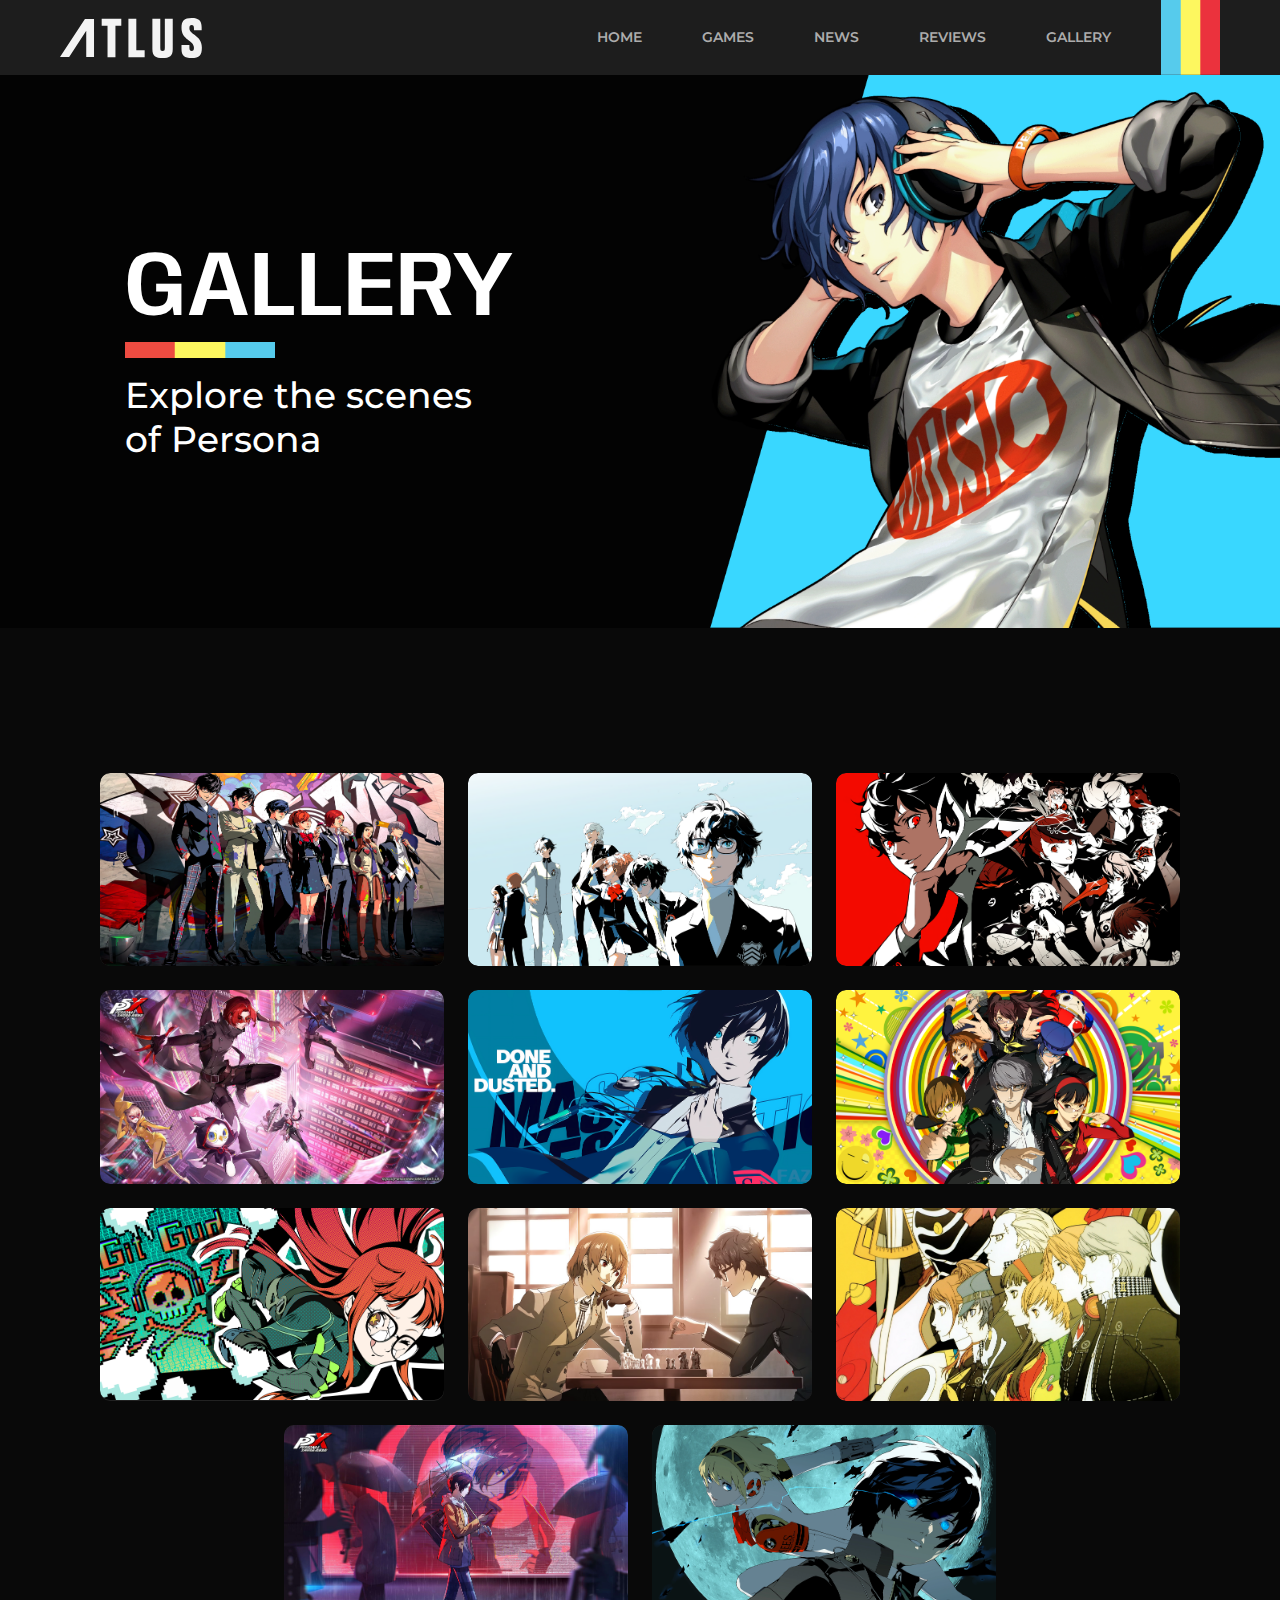
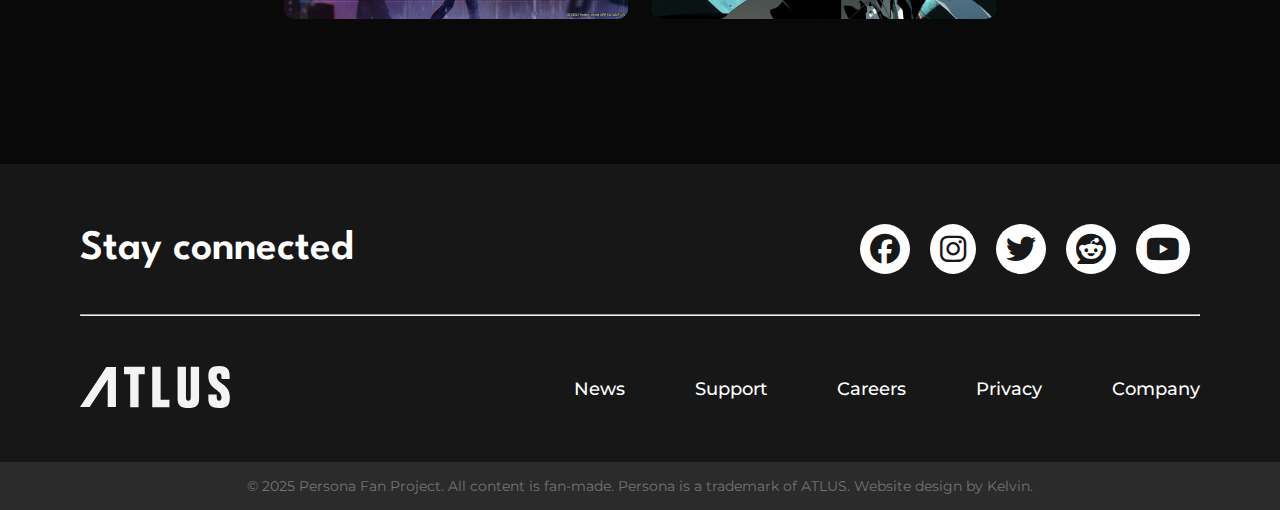
<file: pages/gallery.html>
<!DOCTYPE html>
<html lang="en">
<head>
    <meta charset="UTF-8">
    <meta name="viewport" content="width=device-width, initial-scale=1.0">
    <title>Gallery Page</title>
    <link rel="stylesheet" href="../style.css" type="text/css">
    <link rel="stylesheet" href="https://cdnjs.cloudflare.com/ajax/libs/font-awesome/6.7.2/css/all.min.css">
</head>
<body>
    <div class="container">
        <div class="container">
        <header class="header">

            <div class="header-left">
                <img src="../images/atlus.svg" alt="ATLUS" href="">
            </div>

            <nav class="navbar">
                <ul>
                    <li><a id="home" href="../index.html">HOME</a></li>
                    <li><a id="games" href="games.html">GAMES</a></li>
                    <li><a id="news" href="news.html">NEWS</a></li>
                    <li><a id="reviews" href="reviews.html">REVIEWS</a></li>
                    <li><a id="gallery" href="gallery.html">GALLERY</a></li>
                </ul>
            </nav>

            <div class="header-right">
                <img src="../images/rainbow.png" alt="rainbow">
            </div>

        </header>

        <section class="news-hero-section">
            <div class="hero-bg">
                <div class="heroTitle">
                    <h2>GALLERY</h2>
                    <img src="../images/rainbow-divider.png">
                    <p>Explore the scenes of Persona</p>
                </div>

                <img src="../images/makoto-hero.png" alt="Games Background" class="gallery-heroImage">
            </div>
        </section>

        <section class="gallery">
            <div class="image-list">
                <div class="persona-image">
                    <img src="../images/gallery-1.png">
                </div>

                <div class="persona-image">
                    <img src="../images/gallery-2.png">
                </div>

                <div class="persona-image">
                    <img src="../images/gallery-3.png">
                </div>

                <div class="persona-image">
                    <img src="../images/gallery-4.png">
                </div>

                <div class="persona-image">
                    <img src="../images/gallery-5.png">
                </div>

                <div class="persona-image">
                    <img src="../images/gallery-6.png">
                </div>

                <div class="persona-image">
                    <img src="../images/gallery-7.png">
                </div>

                <div class="persona-image">
                    <img src="../images/gallery-8.png">
                </div>

                <div class="persona-image">
                    <img src="../images/gallery-9.png">
                </div>

                <div class="persona-image">
                    <img src="../images/gallery-10.png">
                </div>

                <div class="persona-image">
                    <img src="../images/gallery-11.png">
                </div>
            </div>
        </section>

        <footer>
            <div class="footerContainer">
                <div class="footerTop">
                    <div class="stayConnected">
                        <p>Stay connected</p>
                    </div>
                    <div class="socials">
                        <a href="https://www.facebook.com/AtlusWest/" target="_blank" id="facebook"><i class="fa-brands fa-facebook"></i></a>
                        <a href="https://www.instagram.com/atlus_west" target="_blank" id="instagram"><i class="fa-brands fa-instagram"></i></a>
                        <a href="https://x.com/Atlus_West" target="_blank" id="twitter"><i class="fa-brands fa-twitter"></i></a>
                        <a href="https://www.reddit.com/r/PERSoNA/" target="_blank" id="reddit"><i class="fa-brands fa-reddit"></i></a>
                        <a href="https://www.youtube.com/atlus" target="_blank" id="youtube"><i class="fa-brands fa-youtube"></i></a>
                    </div>
                </div>

                <hr>

                <div class="footerBottom">
                    <div class="companyName">
                        <img src="../images/atlus.svg">
                    </div>

                    <div class="footerLinks">
                        <ul>
                            <li><a href="pages/news.html">News</a></li>
                            <li><a href="https://atlus.com/contact/" target="_blank">Support</a></li>
                            <li><a href="https://careers.sega.com/" target="_blank">Careers</a></li>
                            <li><a href="https://privacy.sega.com/en/sega-of-america-inc-privacy-policy" target="_blank">Privacy</a></li>
                            <li><a href="https://atlus.com/company/" target="_blank">Company</a></li>
                        </ul>
                    </div>
                </div>

            </div>

            <div class="footer-bar">
                <p>&copy; 2025 Persona Fan Project. All content is fan-made. Persona is a trademark of ATLUS. Website design by Kelvin.</p>
            </div>
        </footer>
    </div>

    <script>
        window.addEventListener('DOMContentLoaded', () => {
            console.log('Fade-in test running');
            const fadeInElements = document.querySelectorAll('.fade-in');
            const observer = new IntersectionObserver(entries => {
                entries.forEach(entry => {
                    if (entry.isIntersecting) {
                        console.log('Element visible:', entry.target);
                        entry.target.classList.add('visible');
                        observer.unobserve(entry.target);
                    }
                });
            });
        fadeInElements.forEach(el => observer.observe(el));
    });
    </script>
</body>
</html>
</file>
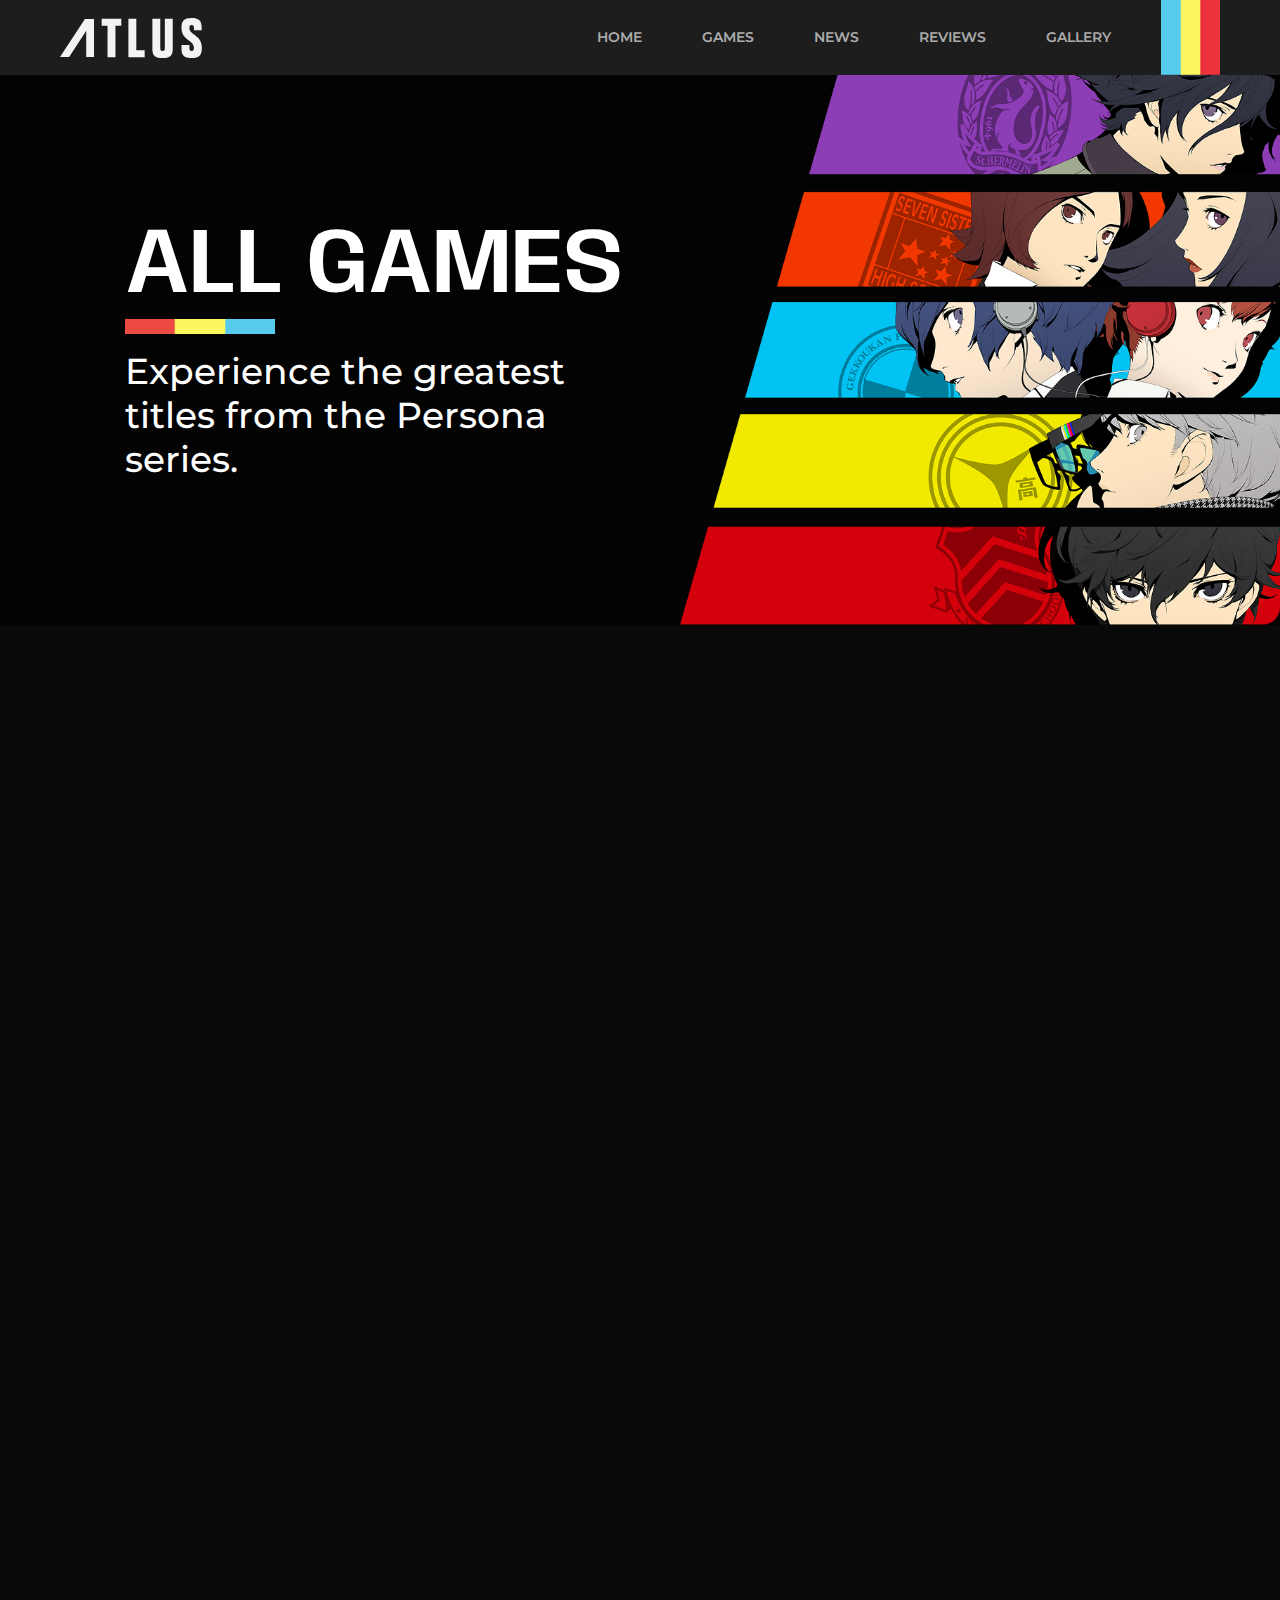
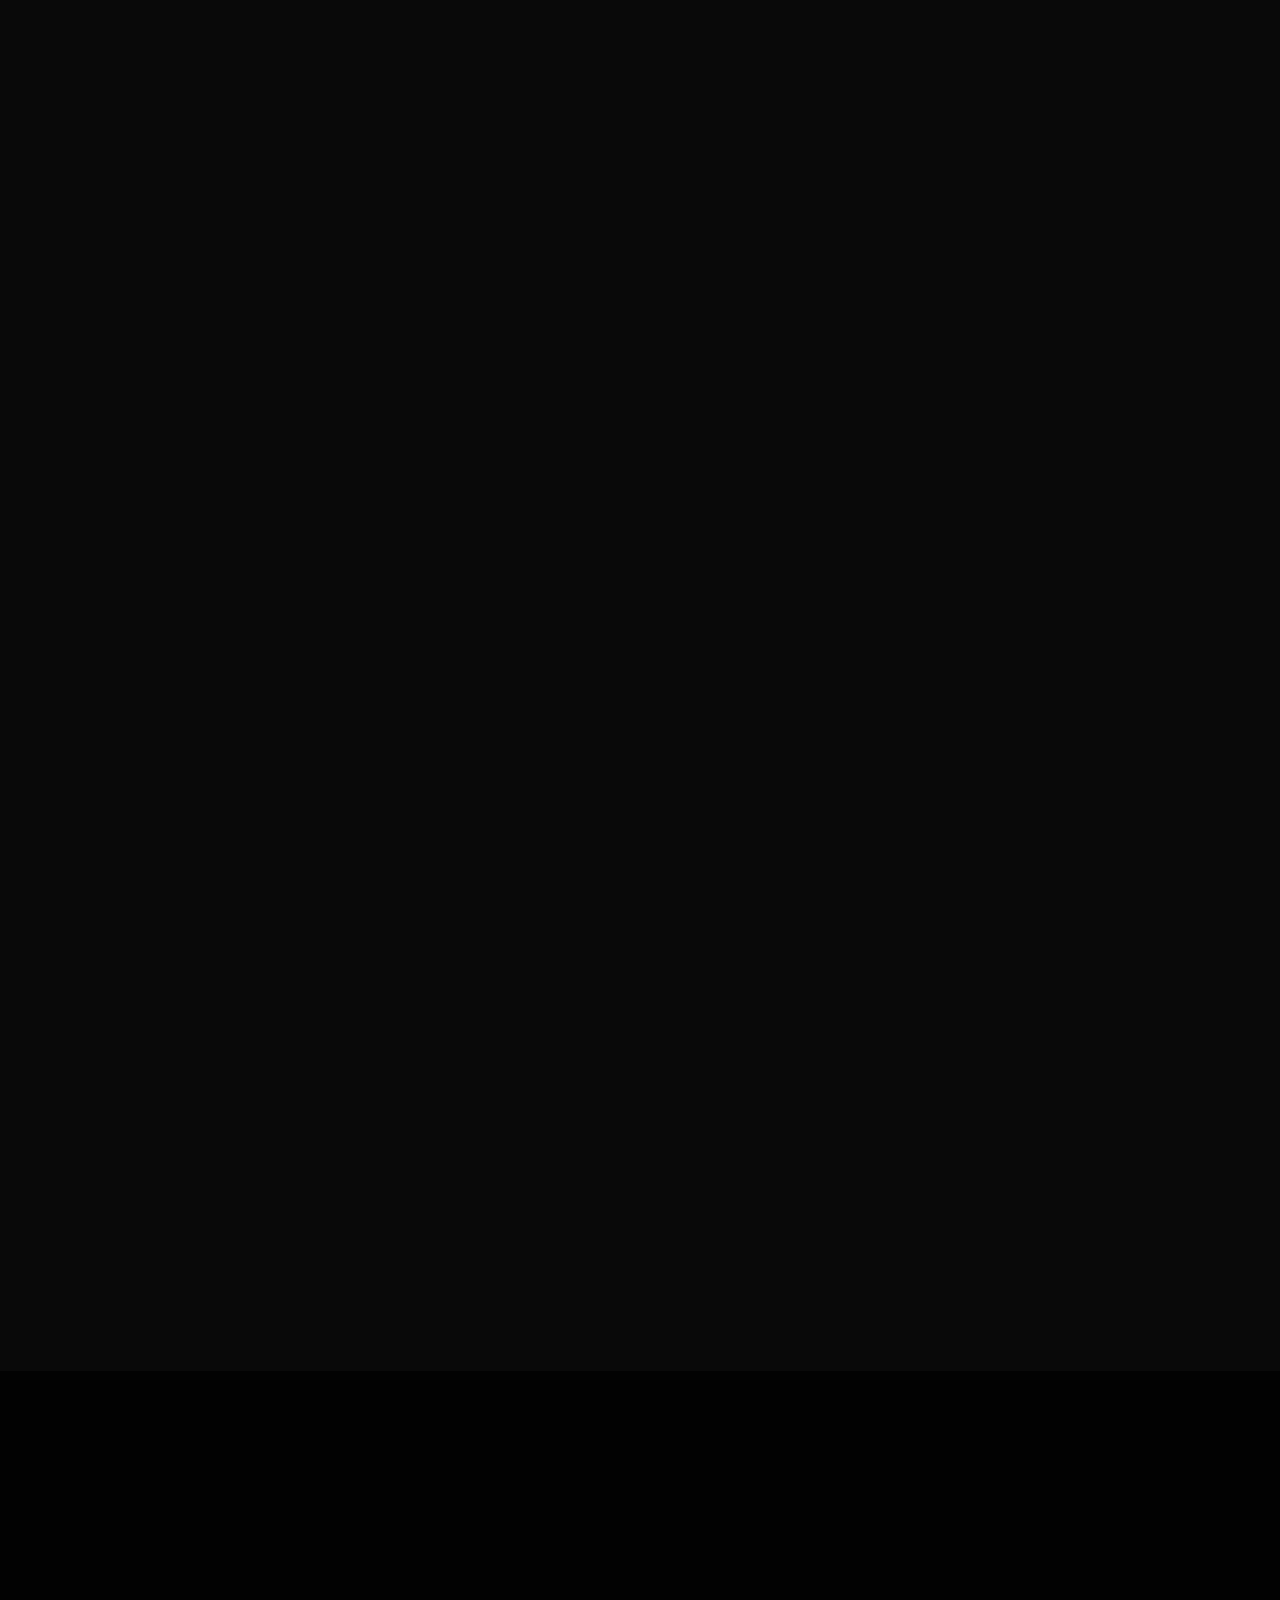
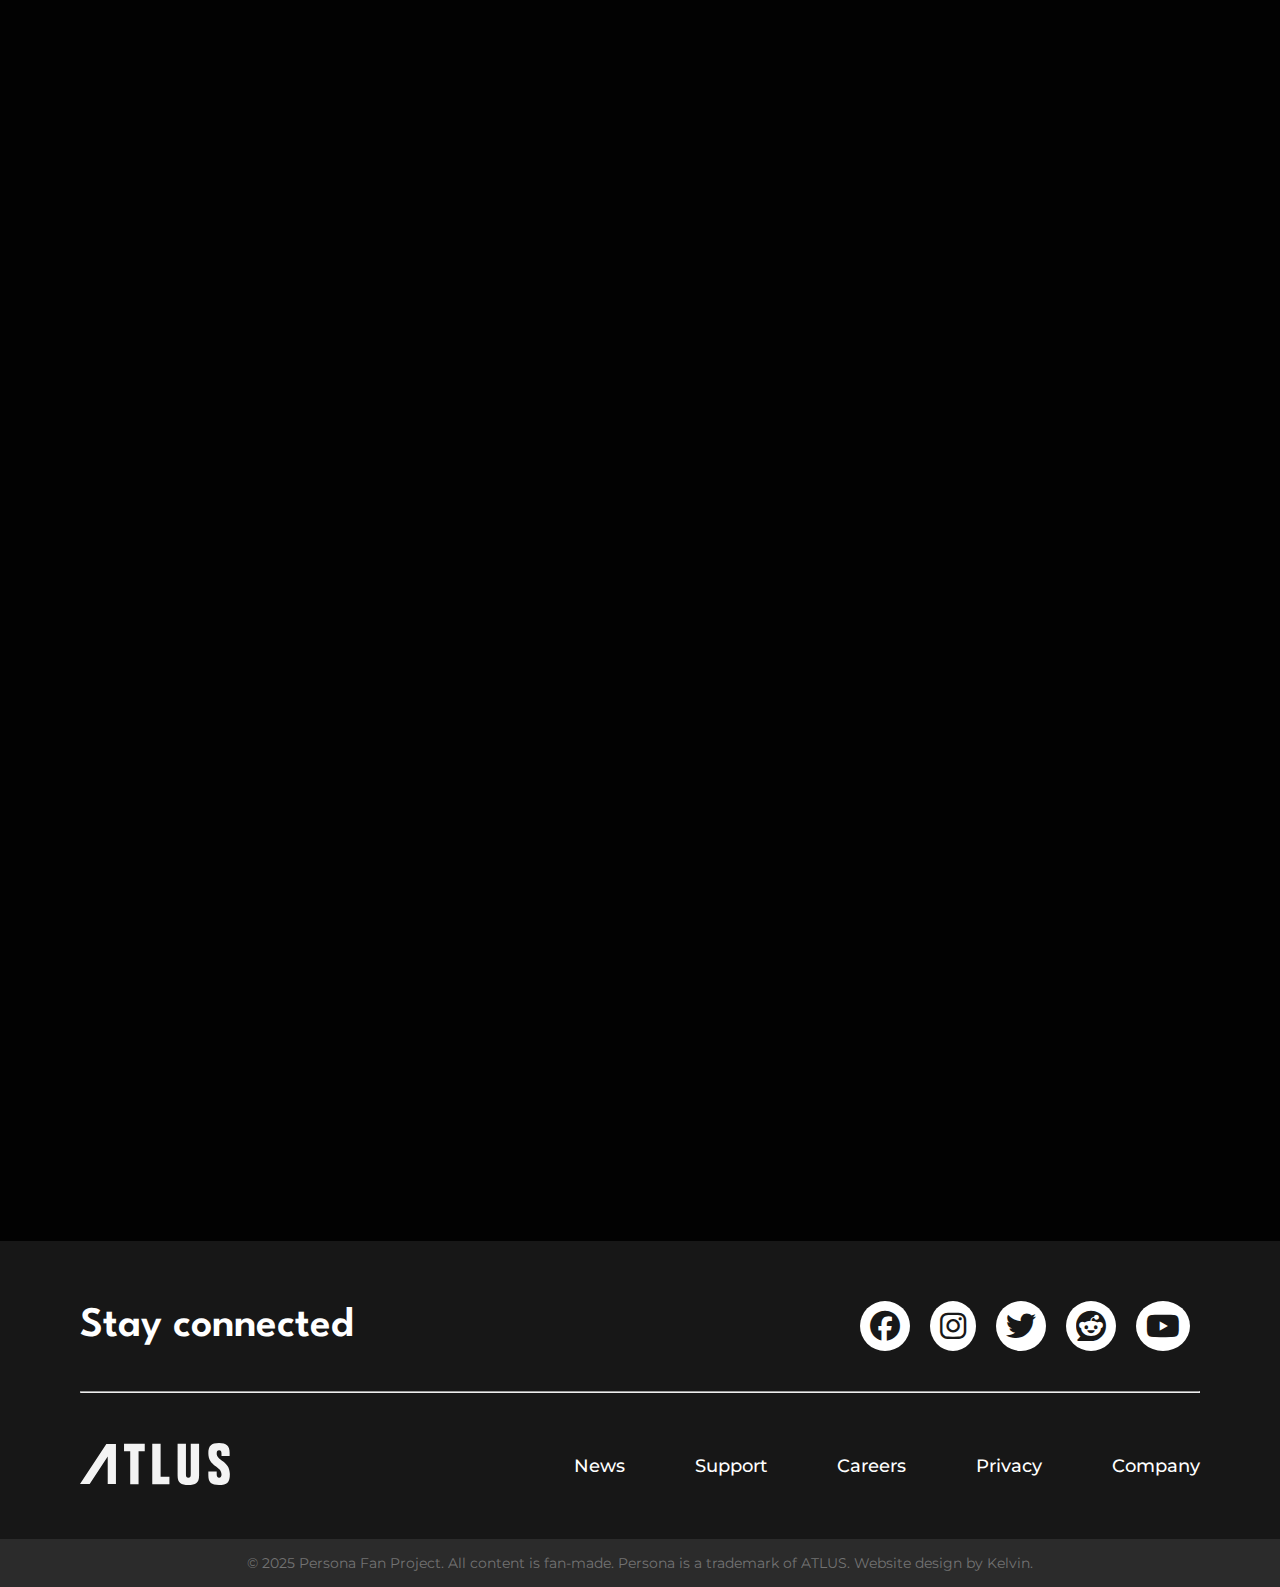
<file: pages/games.html>
<!DOCTYPE html>
<html lang="en">
<head>
    <meta charset="UTF-8">
    <meta name="viewport" content="width=device-width, initial-scale=1.0">
    <title>Games Page</title>
    <link rel="stylesheet" href="../style.css" type="text/css">
    <link rel="stylesheet" href="https://cdnjs.cloudflare.com/ajax/libs/font-awesome/6.7.2/css/all.min.css">
</head>
<body>
    <div class="container">
        <header class="header">

            <div class="header-left">
                <img src="../images/atlus.svg" alt="ATLUS" href="">
            </div>

            <nav class="navbar">
                <ul>
                    <li><a id="home" href="../index.html">HOME</a></li>
                    <li><a id="games" href="games.html">GAMES</a></li>
                    <li><a id="news" href="news.html">NEWS</a></li>
                    <li><a id="reviews" href="reviews.html">REVIEWS</a></li>
                    <li><a id="gallery" href="gallery.html">GALLERY</a></li>
                </ul>
            </nav>

            <div class="header-right">
                <img src="../images/rainbow.png" alt="rainbow">
            </div>

        </header>

        <div class="games">
            <section class="games-hero-section">
                <div class="hero-bg">
                    <div class="heroTitle">
                        <h2>ALL GAMES</h2>
                        <img src="../images/rainbow-divider.png">
                        <p>Experience the greatest titles from the Persona series.</p>
                    </div>
                    <img src="../images/persona-games-bg.png" alt="Games Background" class="games-heroImage">
                </div>
            </section>

            <section class="all-games">
                <div class="featured-games">
                    <h2 class="fade-in">FEATURED GAMES</h2>
                    <div class="games-list fade-in">
                        <div class="game-container">

                            <a href="https://store.steampowered.com/developer/Sega/sale/persona3reload" target="_blank" class="game-link">
                                <div class="card-cover">
                                    <img src="../images/p3r-game.png" alt="Game Cover">
                                </div>
                            </a>
                            <h3>Persona 3 Reload</h3>
                            <p>JRPG</p>
                            <div class="platform-icons">
                                <img src="../images/playstation.svg">
                                <img src="../images/xbox-svgrepo-com.svg">
                                <img src="../images/steam.svg">
                            </div>
                        </div>

                        <div class="game-container">
                            <a href="https://store.steampowered.com/app/1687950/Persona_5_Royal/" target="_blank" class="game-link">
                                <div class="card-cover">
                                    <img src="../images/p5r-game.png" alt="Game Cover">
                                </div>
                            </a>
                            <h3>Persona 5 Royal</h3>
                            <p>JRPG</p>
                            <div class="platform-icons">
                                <img src="../images/playstation.svg">
                                <img src="../images/xbox-svgrepo-com.svg">
                                <img src="../images/steam.svg">
                                <img src="../images/nintendo-switch-svgrepo-com.svg">
                            </div>
                        </div>

                        <div class="game-container">
                            <a href="https://store.steampowered.com/app/1113000/Persona_4_Golden/" target="_blank" class="game-link">
                                <div class="card-cover">
                                    <img src="../images/p4g-game.png" alt="Game Cover">
                                </div>
                            </a>
                            <h3>Persona 4 Golden</h3>
                            <p>JRPG</p>
                            <div class="platform-icons">
                                <img src="../images/playstation.svg">
                                <img src="../images/xbox-svgrepo-com.svg">
                                <img src="../images/steam.svg">
                                <img src="../images/nintendo-switch-svgrepo-com.svg">
                            </div>
                        </div>

                        <div class="game-container">
                            <a href="https://persona5x.com/" target="_blank" class="game-link">
                                <div class="card-cover">
                                    <img src="../images/p5x-game.png" alt="Game Cover">
                                </div>
                            </a>
                            <h3>Persona 5: <br> The Phantom X</h3>
                            <p>JRPG</p>
                            <div class="platform-icons">
                                <img src="../images/cell-phone-svgrepo-com.svg">
                                <img src="../images/steam.svg">
                            </div>
                        </div>

                        <div class="game-container">
                            <a href="https://store.steampowered.com/app/2254740/Persona_5_Tactica/" target="_blank" class="game-link">
                                <div class="card-cover">
                                    <img src="../images/p5t-game.png" alt="Game Cover">
                                </div>
                            </a>
                            <h3>Persona 5: Tactica</h3>
                            <p>STRATEGY</p>
                            <div class="platform-icons">
                                <img src="../images/playstation.svg">
                                <img src="../images/xbox-svgrepo-com.svg">
                                <img src="../images/nintendo-switch-svgrepo-com.svg">
                                <img src="../images/steam.svg">
                            </div>
                        </div>

                        <div class="game-container">
                            <a href="https://store.steampowered.com/app/1602010/Persona_4_Arena_Ultimax/" target="_blank" class="game-link">
                                <div class="card-cover">
                                    <img src="../images/p4au-game.png" alt="Game Cover">
                                </div>
                            </a>
                            <h3>Persona 4 Arena Ultimax</h3>
                            <p>FIGHTING</p>
                            <div class="platform-icons">
                                <img src="../images/playstation.svg">
                                <img src="../images/xbox-svgrepo-com.svg">
                                <img src="../images/nintendo-switch-svgrepo-com.svg">
                                <img src="../images/steam.svg">
                            </div>
                        </div>

                        <div class="game-container">
                            <a href="https://store.steampowered.com/app/1382330/Persona_5_Strikers/" target="_blank" class="game-link">
                                <div class="card-cover">
                                    <img src="../images/p5s-game.png" alt="Game Cover">
                                </div>
                            </a>
                            <h3>Persona 5 Strikers</h3>
                            <p>ACTION SLASHER</p>
                            <div class="platform-icons">
                                <img src="../images/playstation.svg">
                                <img src="../images/nintendo-switch-svgrepo-com.svg">
                                <img src="../images/steam.svg">
                            </div>
                        </div>

                        <div class="game-container">
                            <a href="https://www.atlus.com/p4dan/" target="_blank" class="game-link">
                                <div class="card-cover">
                                    <img src="../images/p4d-game.png" alt="Game Cover">
                                </div>
                            </a>
                            <h3>Persona 4: Dancing All Night</h3>
                            <p>RHYTHM</p>
                            <div class="platform-icons">
                                <img src="../images/playstation.svg">
                            </div>
                        </div>
                    </div>
                </div>
            </section>

            <section class="persona-classics">
                <h2 class="fade-in">PERSONA CLASSICS</h2>
                <div class="games-list fade-in">
                    <div class="game-container">
                        <a href="https://megamitensei.fandom.com/wiki/Megami_Ibunroku_Persona" target="_blank" class="game-link">
                            <div class="card-cover">
                                <img src="../images/p1-game.png" alt="Game Cover">
                            </div>
                        </a>
                        <h3>Shin Megami Tensei: Persona</h3>
                        <p>JRPG</p>
                        <div class="platform-icons">
                            <img src="../images/playstation.svg">
                        </div>
                    </div>

                    <div class="game-container">
                        <a href="https://store.steampowered.com/app/1809700/Persona_3_Portable/" target="_blank" class="game-link">
                            <div class="card-cover">
                                <img src="../images/p3p-game.png" alt="Game Cover">
                            </div>
                        </a>
                        <h3>Persona 3 Portable</h3>
                        <p>JRPG</p>
                        <div class="platform-icons">
                            <img src="../images/playstation.svg">
                            <img src="../images/xbox-svgrepo-com.svg">
                            <img src="../images/steam.svg">
                            <img src="../images/nintendo-switch-svgrepo-com.svg">
                        </div>
                    </div>

                    <div class="game-container">
                        <a href="https://megamitensei.fandom.com/wiki/Persona_2:_Innocent_Sin" target="_blank" class="game-link">
                            <div class="card-cover">
                                <img src="../images/p2is-game.png" alt="Game Cover">
                            </div>
                        </a>
                        <h3>Persona 2: Innocent Sin</h3>
                        <p>JRPG</p>
                        <div class="platform-icons">
                            <img src="../images/playstation.svg">
                        </div>
                    </div>

                    <div class="game-container">
                        <a href="https://megamitensei.fandom.com/wiki/Persona_2:_Eternal_Punishment" target="_blank" class="game-link">
                            <div class="card-cover">
                                <img src="../images/p2ep-game.png" alt="Game Cover">
                            </div>
                        </a>
                        <h3>Persona 2: Eternal Punishment</h3>
                        <p>JRPG</p>
                        <div class="platform-icons">
                            <img src="../images/playstation.svg">
                        </div>
                    </div>
                </div>
            </section>
        </div>

        <footer>
            <div class="footerContainer">
                <div class="footerTop">
                    <div class="stayConnected">
                        <p>Stay connected</p>
                    </div>
                    <div class="socials">
                        <a href="https://www.facebook.com/AtlusWest/" target="_blank" id="facebook"><i class="fa-brands fa-facebook"></i></a>
                        <a href="https://www.instagram.com/atlus_west" target="_blank" id="instagram"><i class="fa-brands fa-instagram"></i></a>
                        <a href="https://x.com/Atlus_West" target="_blank" id="twitter"><i class="fa-brands fa-twitter"></i></a>
                        <a href="https://www.reddit.com/r/PERSoNA/" target="_blank" id="reddit"><i class="fa-brands fa-reddit"></i></a>
                        <a href="https://www.youtube.com/atlus" target="_blank" id="youtube"><i class="fa-brands fa-youtube"></i></a>
                    </div>
                </div>

                <hr>

                <div class="footerBottom">
                    <div class="companyName">
                        <img src="../images/atlus.svg">
                    </div>

                    <div class="footerLinks">
                        <ul>
                            <li><a href="pages/news.html">News</a></li>
                            <li><a href="https://atlus.com/contact/" target="_blank">Support</a></li>
                            <li><a href="https://careers.sega.com/" target="_blank">Careers</a></li>
                            <li><a href="https://privacy.sega.com/en/sega-of-america-inc-privacy-policy" target="_blank">Privacy</a></li>
                            <li><a href="https://atlus.com/company/" target="_blank">Company</a></li>
                        </ul>
                    </div>
                </div>

            </div>

            <div class="footer-bar">
                <p>&copy; 2025 Persona Fan Project. All content is fan-made. Persona is a trademark of ATLUS. Website design by Kelvin.</p>
            </div>
        </footer>
    </div>

    <script>
        window.addEventListener('DOMContentLoaded', () => {
            console.log('Fade-in test running');
            const fadeInElements = document.querySelectorAll('.fade-in');
            const observer = new IntersectionObserver(entries => {
                entries.forEach(entry => {
                    if (entry.isIntersecting) {
                        console.log('Element visible:', entry.target);
                        entry.target.classList.add('visible');
                        observer.unobserve(entry.target);
                    }
                });
            });
        fadeInElements.forEach(el => observer.observe(el));
    });
    </script>

</body>
</html>
</file>
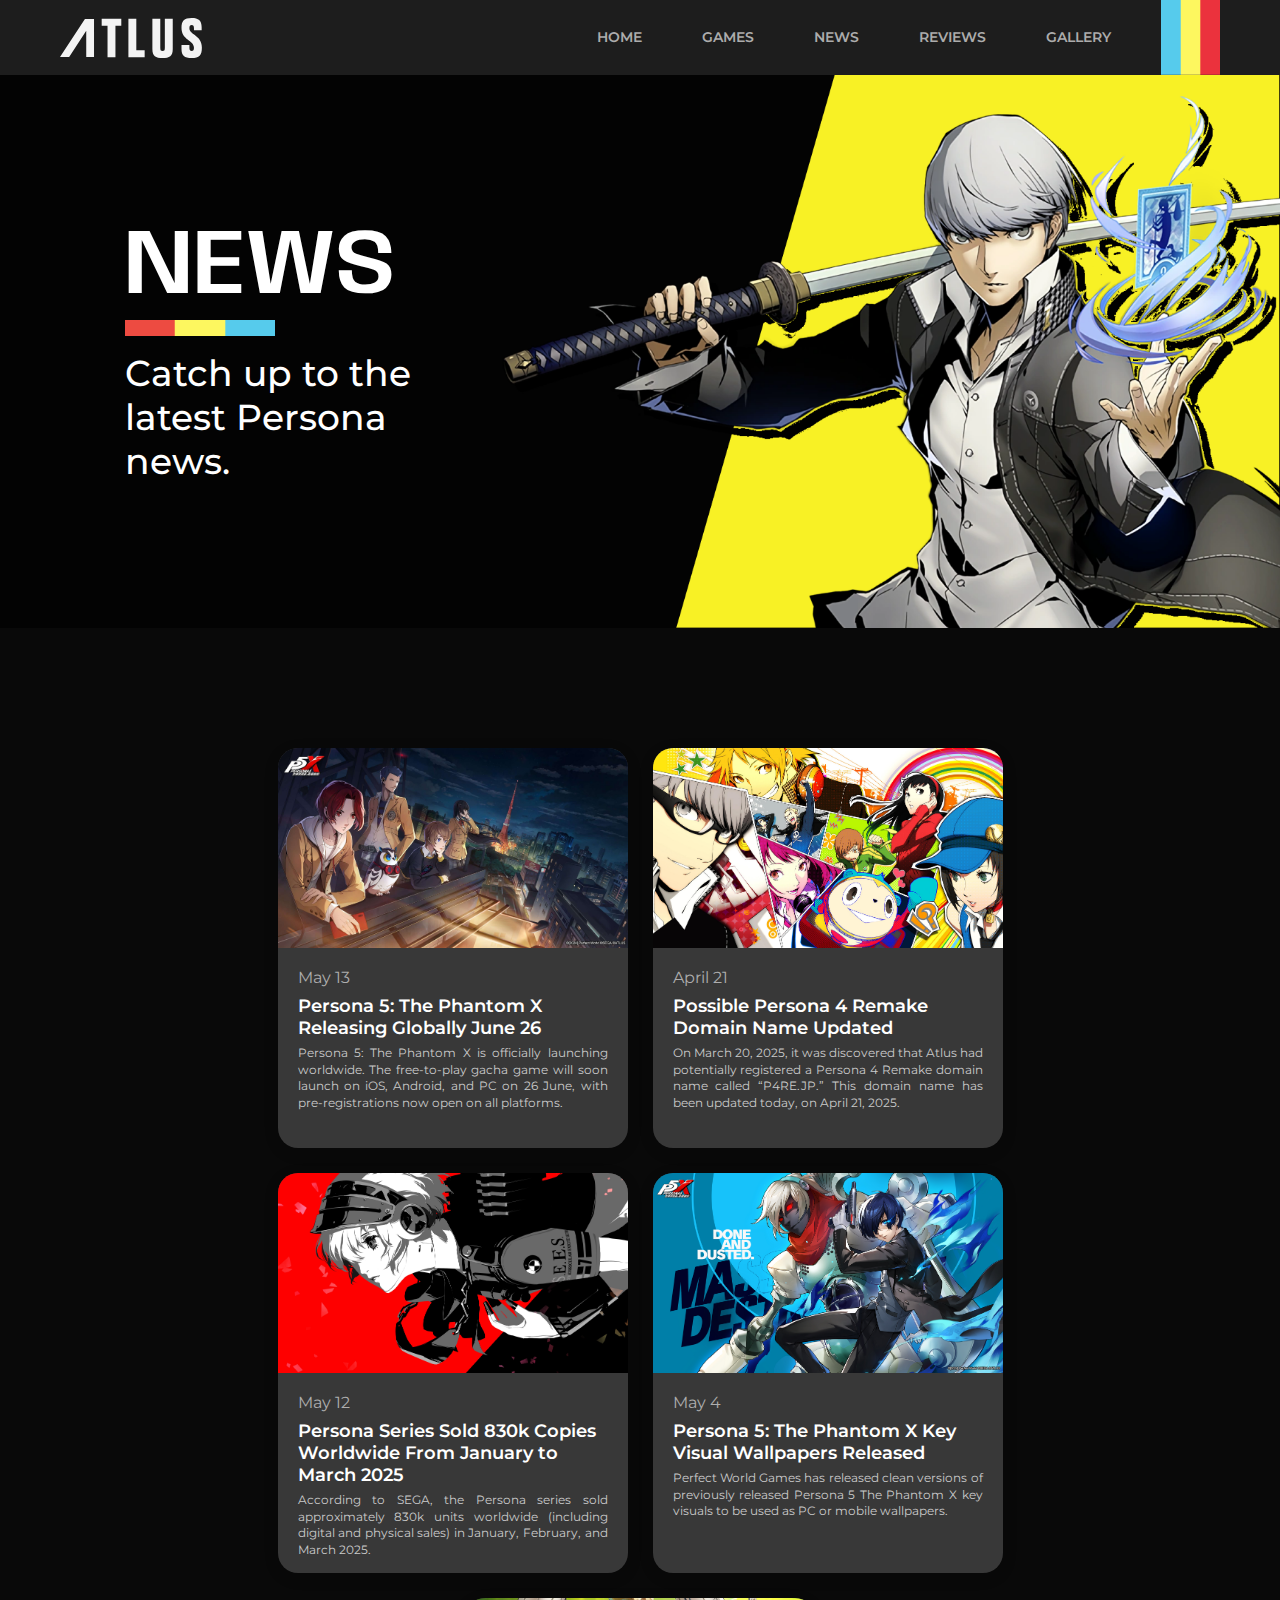
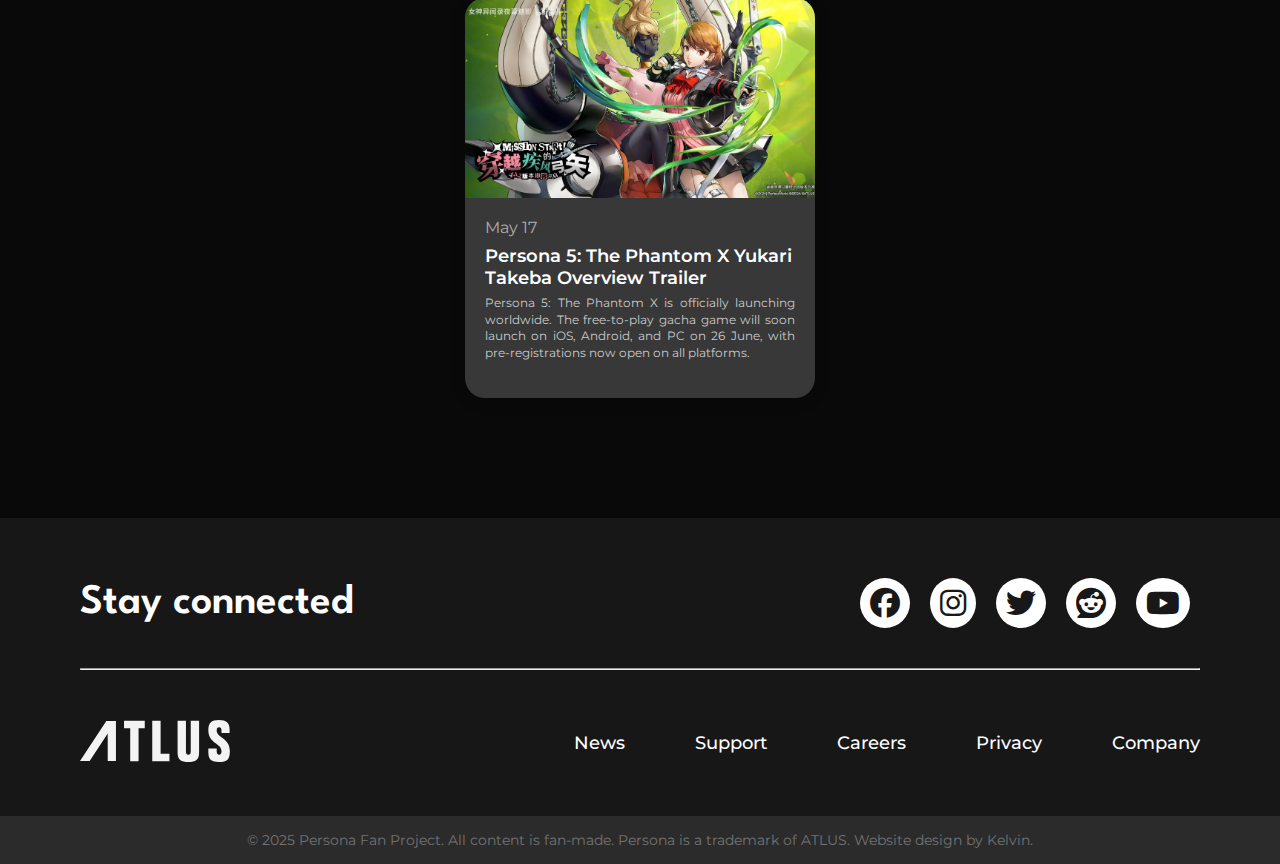
<file: pages/news.html>
<!DOCTYPE html>
<html lang="en">
<head>
    <meta charset="UTF-8">
    <meta name="viewport" content="width=device-width, initial-scale=1.0">
    <title>News Page</title>
    <link rel="stylesheet" href="../style.css" type="text/css">
    <link rel="stylesheet" href="https://cdnjs.cloudflare.com/ajax/libs/font-awesome/6.7.2/css/all.min.css">
</head>
<body>
    <div class="container">
        <header class="header">

            <div class="header-left">
                <img src="../images/atlus.svg" alt="ATLUS" href="">
            </div>

            <nav class="navbar">
                <ul>
                    <li><a id="home" href="../index.html">HOME</a></li>
                    <li><a id="games" href="games.html">GAMES</a></li>
                    <li><a id="news" href="news.html">NEWS</a></li>
                    <li><a id="reviews" href="reviews.html">REVIEWS</a></li>
                    <li><a id="gallery" href="gallery.html">GALLERY</a></li>
                </ul>
            </nav>

            <div class="header-right">
                <img src="../images/rainbow.png" alt="rainbow">
            </div>

        </header>

        <section class="news-hero-section">
            <div class="hero-bg">
                <div class="heroTitle">
                    <h2>NEWS</h2>
                    <img src="../images/rainbow-divider.png">
                    <p>Catch up to the latest Persona news.</p>
                </div>

                <img src="../images/yu-hero.png" alt="Games Background" class="news-heroImage">
            </div>
        </section>

        <section class="news-container">
            <div class="news-list fade-in">
                <div class="news-card">
                    <img src="../images/p5x-global-news.png">
                    <div class="news-content">
                        <p>May 13</p>
                        <h3>Persona 5: The Phantom X Releasing Globally June 26</h3>
                        <p>Persona 5: The Phantom X is officially launching worldwide. The free-to-play gacha game will soon launch on iOS, Android, and PC on 26 June, with pre-registrations now open on all platforms.</p>
                    </div>
                </div>

                <div class="news-card">
                    <img src="../images/p4-remake-news.png">
                    <div class="news-content">
                        <p>April 21</p>
                        <h3>Possible Persona 4 Remake Domain Name Updated</h3>
                        <p>On March 20, 2025, it was discovered that Atlus had potentially registered a Persona 4 Remake domain name called “P4RE.JP.” This domain name has been updated today, on April 21, 2025.</p>
                    </div>
                </div>

                <div class="news-card">
                    <img src="../images/persona-sales-news.png">
                    <div class="news-content">
                        <p>May 12</p>
                        <h3>Persona Series Sold 830k Copies Worldwide From January to March 2025</h3>
                        <p>According to SEGA, the Persona series sold approximately 830k units worldwide (including digital and physical sales) in January, February, and March 2025.</p>
                    </div>
                </div>

                <div class="news-card">
                    <img src="../images/p3-p5x-news.png">
                    <div class="news-content">
                        <p>May 4</p>
                        <h3>Persona 5: The Phantom X Key Visual Wallpapers Released</h3>
                        <p>Perfect World Games has released clean versions of previously released Persona 5 The Phantom X key visuals to be used as PC or mobile wallpapers.</p>
                    </div>
                </div>

                <div class="news-card">
                    <img src="../images/yukari-news.png">
                    <div class="news-content">
                        <p>May 17</p>
                        <h3>Persona 5: The Phantom X Yukari Takeba Overview Trailer</h3>
                        <p>Persona 5: The Phantom X is officially launching worldwide. The free-to-play gacha game will soon launch on iOS, Android, and PC on 26 June, with pre-registrations now open on all platforms.</p>
                    </div>
                </div>
            </div>
        </section>

        <footer>
            <div class="footerContainer">
                <div class="footerTop">
                    <div class="stayConnected">
                        <p>Stay connected</p>
                    </div>
                    <div class="socials">
                        <a href="https://www.facebook.com/AtlusWest/" target="_blank" id="facebook"><i class="fa-brands fa-facebook"></i></a>
                        <a href="https://www.instagram.com/atlus_west" target="_blank" id="instagram"><i class="fa-brands fa-instagram"></i></a>
                        <a href="https://x.com/Atlus_West" target="_blank" id="twitter"><i class="fa-brands fa-twitter"></i></a>
                        <a href="https://www.reddit.com/r/PERSoNA/" target="_blank" id="reddit"><i class="fa-brands fa-reddit"></i></a>
                        <a href="https://www.youtube.com/atlus" target="_blank" id="youtube"><i class="fa-brands fa-youtube"></i></a>
                    </div>
                </div>

                <hr>

                <div class="footerBottom">
                    <div class="companyName">
                        <img src="../images/atlus.svg">
                    </div>

                    <div class="footerLinks">
                        <ul>
                            <li><a href="pages/news.html">News</a></li>
                            <li><a href="https://atlus.com/contact/" target="_blank">Support</a></li>
                            <li><a href="https://careers.sega.com/" target="_blank">Careers</a></li>
                            <li><a href="https://privacy.sega.com/en/sega-of-america-inc-privacy-policy" target="_blank">Privacy</a></li>
                            <li><a href="https://atlus.com/company/" target="_blank">Company</a></li>
                        </ul>
                    </div>
                </div>

            </div>

            <div class="footer-bar">
                <p>&copy; 2025 Persona Fan Project. All content is fan-made. Persona is a trademark of ATLUS. Website design by Kelvin.</p>
            </div>
        </footer>

    </div>

    <script>
        window.addEventListener('DOMContentLoaded', () => {
            console.log('Fade-in test running');
            const fadeInElements = document.querySelectorAll('.fade-in');
            const observer = new IntersectionObserver(entries => {
                entries.forEach(entry => {
                    if (entry.isIntersecting) {
                        console.log('Element visible:', entry.target);
                        entry.target.classList.add('visible');
                        observer.unobserve(entry.target);
                    }
                });
            });
        fadeInElements.forEach(el => observer.observe(el));
    });
    </script>
</body>
</html>
</file>
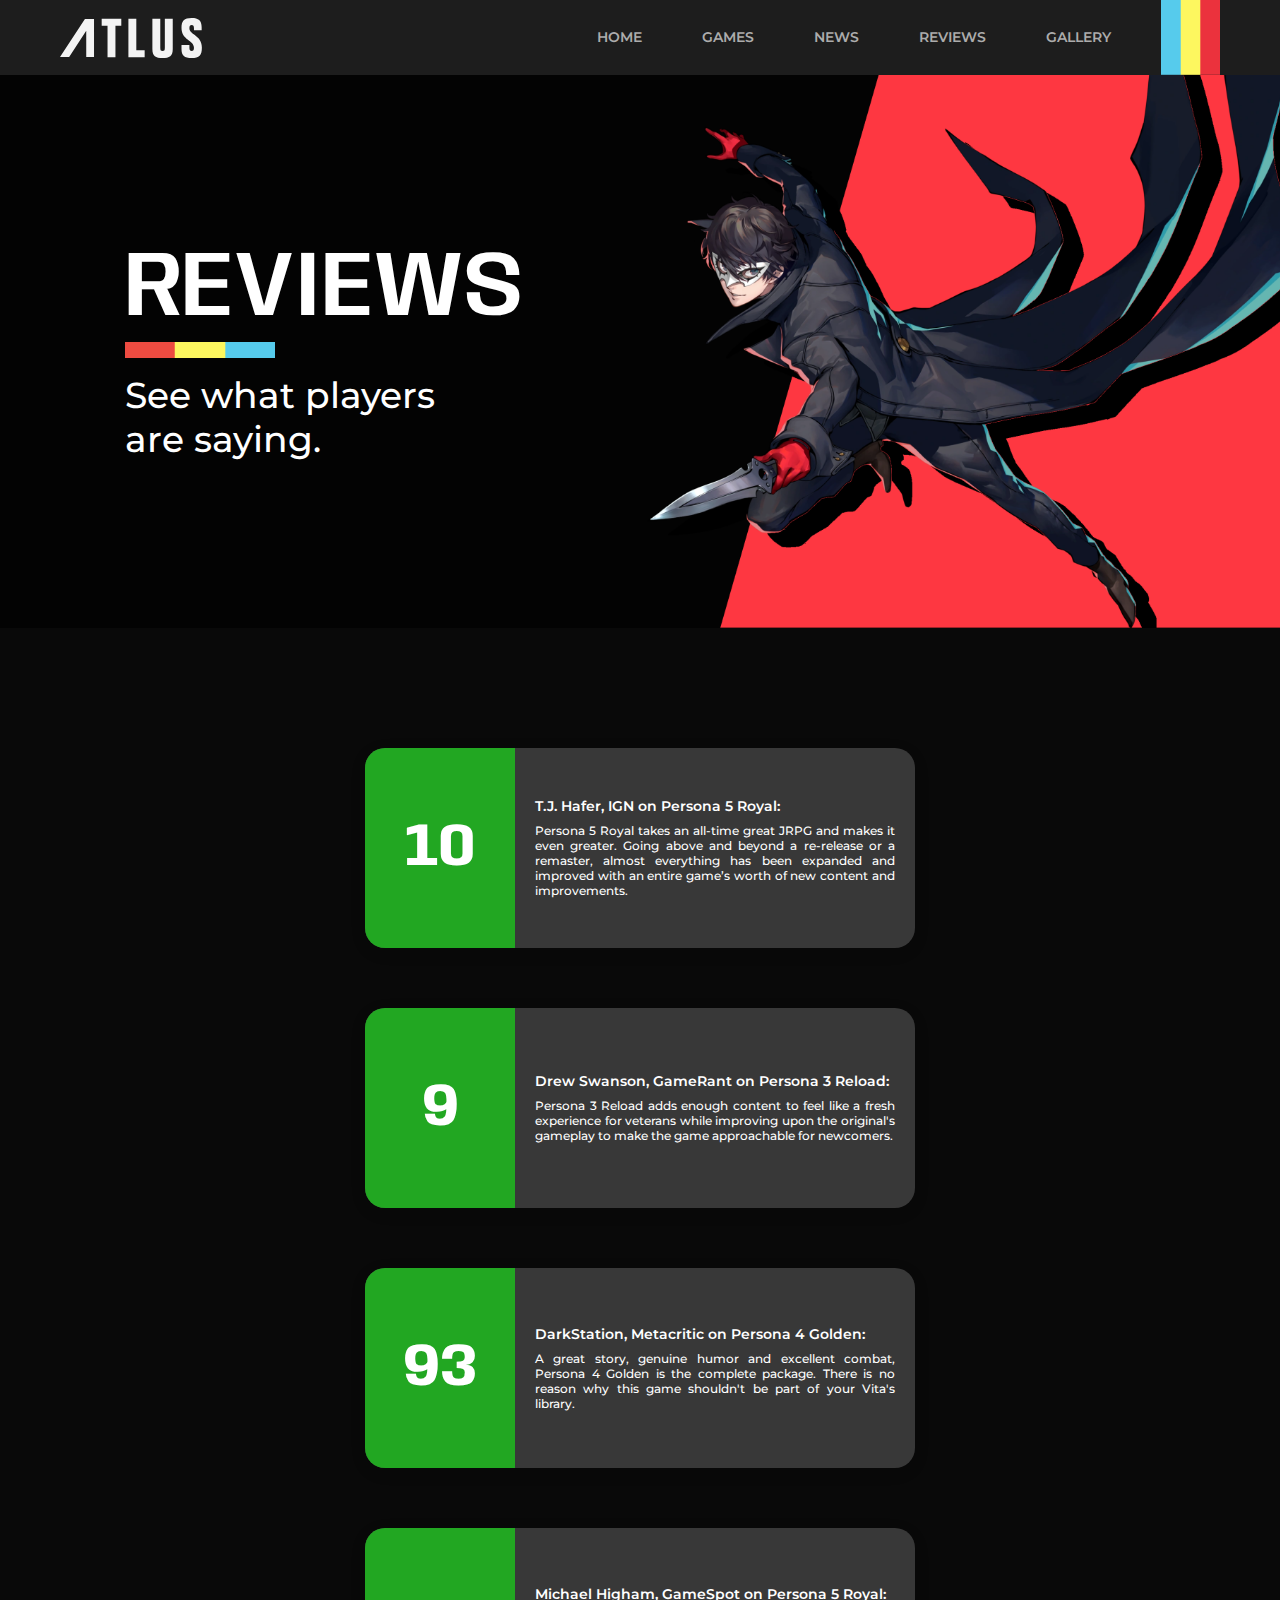
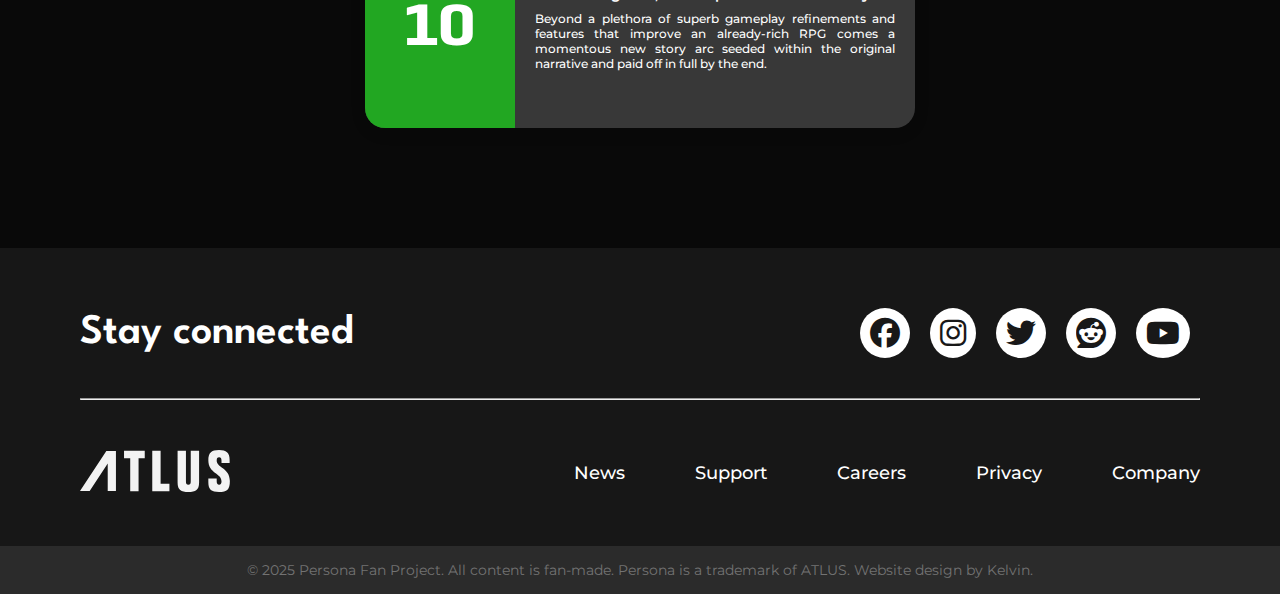
<file: pages/reviews.html>
<!DOCTYPE html>
<html lang="en">
<head>
    <meta charset="UTF-8">
    <meta name="viewport" content="width=device-width, initial-scale=1.0">
    <title>Reviews Page</title>
    <link rel="stylesheet" href="../style.css" type="text/css">
    <link rel="stylesheet" href="https://cdnjs.cloudflare.com/ajax/libs/font-awesome/6.7.2/css/all.min.css">
</head>
<body>
    <div class="container">
        <header class="header">

            <div class="header-left">
                <img src="../images/atlus.svg" alt="ATLUS" href="">
            </div>

            <nav class="navbar">
                <ul>
                    <li><a id="home" href="../index.html">HOME</a></li>
                    <li><a id="games" href="games.html">GAMES</a></li>
                    <li><a id="news" href="news.html">NEWS</a></li>
                    <li><a id="reviews" href="reviews.html">REVIEWS</a></li>
                    <li><a id="gallery" href="gallery.html">GALLERY</a></li>
                </ul>
            </nav>

            <div class="header-right">
                <img src="../images/rainbow.png" alt="rainbow">
            </div>

        </header>

        <section class="reviews-hero-section">
            <div class="hero-bg">
                <div class="heroTitle">
                    <h2>REVIEWS</h2>
                    <img src="../images/rainbow-divider.png">
                    <p>See what players are saying.</p>
                </div>

                <img src="../images/joker-hero.png" alt="Games Background" class="reviews-heroImage">
            </div>
        </section>

        <section class="reviews">
            <div class="reviews-list fade-in">
                <div class="review-card">
                    <div class="rating">
                        <p>10</p>
                    </div>

                    <div class="review-details">
                        <h2>T.J. Hafer, IGN on Persona 5 Royal:</h2>
                        <p>Persona 5 Royal takes an all-time great JRPG and makes it even greater. Going above and beyond a re-release or a remaster, almost everything has been expanded and improved with an entire game’s worth of new content and improvements.</p>
                    </div>
                </div>

                <div class="review-card">
                    <div class="rating">
                        <p>9</p>
                    </div>

                    <div class="review-details">
                        <h2>Drew Swanson, GameRant on Persona 3 Reload:</h2>
                        <p>Persona 3 Reload adds enough content to feel like a fresh experience for veterans while improving upon the original's gameplay to make the game approachable for newcomers.</p>
                    </div>
                </div>

                <div class="review-card">
                    <div class="rating">
                        <p>93</p>
                    </div>

                    <div class="review-details">
                        <h2>DarkStation, Metacritic on Persona 4 Golden:</h2>
                        <p>A great story, genuine humor and excellent combat, Persona 4 Golden is the complete package. There is no reason why this game shouldn't be part of your Vita's library.</p>
                    </div>
                </div>

                <div class="review-card">
                    <div class="rating">
                        <p>10</p>
                    </div>

                    <div class="review-details">
                        <h2>Michael Higham, GameSpot on Persona 5 Royal:</h2>
                        <p>Beyond a plethora of superb gameplay refinements and features that improve an already-rich RPG comes a momentous new story arc seeded within the original narrative and paid off in full by the end.</p>
                    </div>
                </div>
            </div>

        </section>

        <footer>
            <div class="footerContainer">
                <div class="footerTop">
                    <div class="stayConnected">
                        <p>Stay connected</p>
                    </div>
                    <div class="socials">
                        <a href="https://www.facebook.com/AtlusWest/" target="_blank" id="facebook"><i class="fa-brands fa-facebook"></i></a>
                        <a href="https://www.instagram.com/atlus_west" target="_blank" id="instagram"><i class="fa-brands fa-instagram"></i></a>
                        <a href="https://x.com/Atlus_West" target="_blank" id="twitter"><i class="fa-brands fa-twitter"></i></a>
                        <a href="https://www.reddit.com/r/PERSoNA/" target="_blank" id="reddit"><i class="fa-brands fa-reddit"></i></a>
                        <a href="https://www.youtube.com/atlus" target="_blank" id="youtube"><i class="fa-brands fa-youtube"></i></a>
                    </div>
                </div>

                <hr>

                <div class="footerBottom">
                    <div class="companyName">
                        <img src="../images/atlus.svg">
                    </div>

                    <div class="footerLinks">
                        <ul>
                            <li><a href="pages/news.html">News</a></li>
                            <li><a href="https://atlus.com/contact/" target="_blank">Support</a></li>
                            <li><a href="https://careers.sega.com/" target="_blank">Careers</a></li>
                            <li><a href="https://privacy.sega.com/en/sega-of-america-inc-privacy-policy" target="_blank">Privacy</a></li>
                            <li><a href="https://atlus.com/company/" target="_blank">Company</a></li>
                        </ul>
                    </div>
                </div>

            </div>

            <div class="footer-bar">
                <p>&copy; 2025 Persona Fan Project. All content is fan-made. Persona is a trademark of ATLUS. Website design by Kelvin.</p>
            </div>
        </footer>
    </div>

    <script>
        window.addEventListener('DOMContentLoaded', () => {
            console.log('Fade-in test running');
            const fadeInElements = document.querySelectorAll('.fade-in');
            const observer = new IntersectionObserver(entries => {
                entries.forEach(entry => {
                    if (entry.isIntersecting) {
                        console.log('Element visible:', entry.target);
                        entry.target.classList.add('visible');
                        observer.unobserve(entry.target);
                    }
                });
            });
        fadeInElements.forEach(el => observer.observe(el));
    });
    </script>
</body>
</html>
</file>
<file: style.css>
/* Importing the fonts I'll be using */

@import url('https://fonts.googleapis.com/css2?family=League+Spartan:wght@100..900&display=swap');

@import url('https://fonts.googleapis.com/css2?family=Montserrat:ital,wght@0,100..900;1,100..900&display=swap');

@import url('https://fonts.googleapis.com/css2?family=Anybody:ital,wght@0,100..900;1,100..900&display=swap');

/* General classes to style throughout the entire website*/

* {
    box-sizing: border-box;
    margin: 0;
    padding: 0;
}

body::-webkit-scrollbar {
    display: none;
}

body {
    background-color: #090909;
}

li, a {
    font-family: "Montserrat", sans-serif;
    font-weight: 500;
    font-size: 16px;
    color: white;
    text-decoration: none;
}

/* Header & NavBar */

.sticky {
    position: sticky;
    top: 0;
}

.header {
    display: flex;
    position: sticky; 
    top: 0;
    align-items: center;
    justify-content: flex-end;
    background-color: #1D1D1D;
    padding: 0 60px;
    height: 75px;
    z-index: 999;
}

/* ATLUS Logo */

.header-left {
    margin-right: auto;
    display: flex;
    align-items: center;
    flex: 0 0 auto;
}

.header-left img {
    height: 40px;
    width: auto;
    display: block;
    cursor: pointer;
}

/* NavBar */

.navbar ul {
    display: flex;
    gap: 60px;
    list-style: none;
    margin: 0;
    padding: 0;
    padding-top: 5px;
    align-items: center;
}

.navbar li a {
    font-weight: 600;
    font-size: 14px;
    color: rgb(172, 172, 172);
    text-decoration: none;
}

.navbar li a::after {
    content: "";
    display: block;
    height: 3px;
    width: 0;
    transition: width 0.5s ease;
    margin-top: 5px;
}

/* NavBar Hover Animations */

#home::after {
  background-color: #EB323D;
}

#games::after {
  background-color: #FDF75F;
}

#news::after {
  background-color: #56CBEC;
}

#reviews::after {
  background-color: #81F855;
}

#gallery::after {
  background-color: #B255F8;
}

.navbar a:hover::after {
    width: 100%
}

.navbar a:hover {
    color: white;
}

/* Rainbow stripe at the edge of the header */
.header-right {
    margin-left: 50px;
    display: flex;
    align-items: stretch;
    flex: 0 0 auto;
    height: 100%;
}

.header-right img {
    height: 100%;
    display: block;
}

/* 
===== HOME PAGE =====
*/

/* Home & Games hero section */

.hero-section, .games-hero-section {
    position: relative;
    width: 100%;
    height: 100vh;
    overflow: hidden;
}

.slide,
.slide-active {
  display: flex;
  justify-content: space-between;
  align-items: center;
  width: 100%;
  height: 100%;
  position: absolute;
  top: 0;
  left: 0;
  padding: 60px 0 50px 160px;
  clip-path: inset(0 0 15% 0);
  opacity: 0;
  transition: opacity 0.8s ease;
}

.slide-active {
  opacity: 1;
  z-index: 2;
}

/* Content (Left Side) */

.content {
  flex: 1;
  display: flex;
  flex-direction: column;
  align-items: flex-start;
  gap: 20px;
  padding-bottom: 110px;
  opacity: 0;
  transform: translateX(-50px);
}

.buttons {
    display: flex;
    gap: 26px;
}

.logo {
  max-width: 350px;
  height: auto;
}

/* Buttons */

.buyButton {
    padding: 12px 24px;
    font-size: 1rem;
    cursor: pointer;
    border: none;
    font-family: 'Montserrat', sans-serif;
    font-weight: 600;
    background-color: rgb(243, 243, 243);
    color: black;
    border-radius: 150px;
    transition: background-color 0.6s ease, color 0.6s ease, border 0.6s ease;
}

.trailerButton {
    padding: 12px 22px;
    font-size: 1rem;
    cursor: pointer;
    border: none;
    font-family: 'Montserrat', sans-serif;
    font-weight: 600;
    background-color: transparent;
    border: 2px solid white;
    color: white;
    border-radius: 150px;
    transition: background-color 0.6s ease, color 0.6s ease, border 0.6s ease;
}

.buyButton:hover {
  background-color: white;
}

.trailerButton:hover {
    background-color: white;
    color: black;
}

/* Content IDs to uniquely identify each game */

#p4g-content {
    gap: 35px;
    padding-bottom: 150px;
}

#p5r-logo {
    max-width: 360px;
    height: auto;
}

#p5r-content {
    gap: 20px;
    padding-bottom: 140px;
}

/* Cover (Right Side) */

.cover {
  flex: 1;
  display: flex;
  justify-content: center;
  align-items: center;
  opacity: 0;
  transform: translateX(50px);
}

#p4g-figure {
  transform: translateX(-60px);
}

.figure {
  max-height: 120vh;
  width: auto;
}

/* Arrow Navigation */
.nav-arrows {
  position: absolute;
  width: 100%;
  top: 45%;
  display: flex;
  justify-content: space-between;
  transform: translateY(-50%);
  padding: 0 30px;
  pointer-events: none;
  z-index: 3;
}

.nav-arrows button {
  pointer-events: all;
  font-size: 2rem;
  background: transparent;
  color: white;
  border: none;
  padding: 10px 20px;
  cursor: pointer;
  transition: background 0.3s;
}

.nav-arrows button:disabled {
  opacity: 0.5;
  cursor: not-allowed;
}

/* Keyframes for hero section fade animations */

@keyframes fadeInLeft {
  to {
    opacity: 1;
    transform: translateX(0);
  }
}

@keyframes fadeInRight {
  to {
    opacity: 1;
    transform: translateX(0);
  }
}

@keyframes fadeOutLeft {
  from {
    opacity: 1;
    transform: translateX(0);
  }
  to {
    opacity: 0;
    transform: translateX(-30px);
  }
}

@keyframes fadeOutRight {
  from {
    opacity: 1;
    transform: translateX(0);
  }
  to {
    opacity: 0;
    transform: translateX(30px);
  }
}

/* Utility classes to apply them dynamically in the Javascript */

.fade-in-left {
  animation: fadeInLeft 0.6s ease forwards;
}
.fade-in-right {
  animation: fadeInRight 0.6s ease forwards;
}
.fade-out-left {
  animation: fadeOutLeft 0.6s ease forwards;
}
.fade-out-right {
  animation: fadeOutRight 0.6s ease forwards;
}

/* About section */

.about {
    position: relative;
    width: 100%;
    min-height: 100vh;
    overflow: hidden;
}

.about h2 {
    font-family: 'Anybody', sans-serif;
    font-weight: 700;
}

.about p {
    font-family: 'Montserrat', sans-serif;
    font-weight: 400;
}

.persona-about-1 {
    display: flex;
    align-items: center;
    justify-content: center;
    padding: 10px 85px 100px;
    gap: 95px;
}

.about-image-1 img {
    max-width: 620px;
    height: auto;
}

.abt-content-1 {
    color: white;
}

.abt-content-1 h2 {
    font-size: 65px;
    padding-bottom: 15px;
}

.abt-content-1 p {
    margin-right: 35px;
    text-align: justify;
    text-justify: inter-word;
    font-size: 18px;
    line-height: 1.5;
}

/* About section 2 */

.persona-about-2 {
    display: flex;
    align-items: center;
    justify-content: center;
    padding: 120px 120px 130px 80px;
    gap: 70px;
    background-color: #020202;
}

.about-image-2 img {
    max-width: 490px;
    height: auto;
}

.abt-content-2 {
    color: white;
    margin-left: 50px;
}

.abt-content-2 h2 {
    margin-right: 30px;
    font-size: 65px;
    padding-bottom: 15px;
}

.abt-content-2 p {
    line-height: 1.5;
    margin-right: 30px;
    text-align: justify;
    text-justify: inter-word;
    font-size: 18px;
}

/* New release trailer */

.new-release-trailer {
    position: relative;
    width: 100%;
    min-height: 100vh;
    overflow: hidden;
    padding: 120px 125px;
    display: flex;
    flex-direction: column;
    justify-content: left;
    gap: 30px;
    background-color: transparent;
    background-image: url(images/phantom-x-bg.png);
    background-size: cover;
    background-repeat: no-repeat;
    background-position: center;
}

.releaseTitle h1 {
    font-family: 'Anybody', sans-serif;
    font-weight: 700;
    font-size: 52px;
    text-align: left;
    color: white;
}

.releaseTitle img {
    width: 120px;
    padding-top: 20px;
}

/* 
===== GAMES PAGE =====
*/

/* Hero section for games page */

.hero-bg {
    display: flex;
    align-items: center;
    justify-content: space-between;
    background-color: #030303;
}

.hero-bg .games-heroImage {
    width: 600px;
    animation: fade-right 0.6s ease forwards;
}

.heroTitle {
    display: flex;
    flex-direction: column;
    padding-left: 125px;
    color: white;
    animation: fade-up 0.6s ease forwards;
}

.heroTitle h2 {
    font-family: 'Anybody', sans-serif;
    font-weight: 600;
    font-size: 92px;
}

.heroTitle p {
    font-family: 'Montserrat', sans-serif;
    font-weight: 500;
    font-size: 36px;
    margin-right: 40px;
}

.heroTitle img {
    width: 150px;
    padding-top: 5px;
    padding-bottom: 15px;
}

/* Keyframes for fade up animations */

@keyframes fade-up {
    0% {
        opacity: 0;
        transform: translateY(20px);
    }

    100% {
        opacity: 1;
        transform: translateY(0);
    }
}

@keyframes fade-right {
    0% {
        opacity: 0;
        transform: translateX(100px);
    }

    100% {
        opacity: 1;
        transform: translateX(0px);
    }
}

/* Games list */

.all-games {
    padding: 20px 80px 90px 80px;
}

.featured-games h2 {
    font-family: 'Anybody', sans-serif;
    font-size: 48px;
    color: white;
}

.games-list {
    margin-top: 30px;
    display: grid;
    grid-template-columns: repeat(auto-fit, minmax(300px, 1fr));
    gap: 40px;
    justify-items: center;
}

.card-cover {
    width: 100%;
    height: 450px;
    padding-top: 20px;
    background-color: transparent;
    border-radius: 25px;
    transition: transform 0.3s ease;
    box-shadow: 0 2px 6px rgba(81, 81, 81, 0.1);
}

.card-cover img {
    width: 100%;
    height: 100%;
    object-fit: cover;
    border-radius: 10px;
}

.game-container {
    font-family: 'Montserrat', sans-serif;
    width: 300px;
}

.game-container h3 {
    font-size: 24px;
    font-weight: 700;
    color: white;
    margin-top: 15px;
    margin-right: 15px;
}

.game-container p {
    margin-top: 5px;
    font-size: 18px;
    font-weight: 600;
    color: gray;
}

.platform-icons {
    display: flex;
    flex-direction: row;
    gap: 15px;
    margin-top: 10px;
}

.platform-icons img {
    width: 25px;
    filter: invert(1);
}

.game-link {
    text-decoration: none;
    display: block;
    transition: transform 0.3s ease;
}

.game-link:hover {
    transform: scale(1.03);
}

/* Persona classics */

.persona-classics {
    background-color: #020202;
    width: 100%;
    padding: 90px 80px;
}

.persona-classics h2 {
    font-family: 'Anybody', sans-serif;
    font-size: 48px;
    color: white;
}

/* 
===== NEWS PAGE =====
*/

/* News page hero section */

.news-heroImage {
    width: 800px;
    animation: fade-right 0.6s ease forwards;
}

/* News cards */

.news-list {
    padding: 120px 120px;
    display: flex;
    justify-content: center;
    flex-wrap: wrap;
    gap: 25px
}

.news-card {
    background-color: #383838;
    border-radius: 20px;
    overflow: hidden;
    box-shadow: 0 4px 16px rgba(0, 0, 0, 0.1);
    transition: transform 0.3s ease;
    max-width: 350px;
    height: 400px;
    cursor: pointer;
}

.news-card:hover {
    transform: translateY(-6px);
}

.news-card img {
    width: 100%;
    height: 200px;
    object-fit: cover;
    display: block;
}

.news-content {
    padding: 20px 20px 40px 20px;
}

.news-content p {
    font-family: 'Montserrat', sans-serif;
}

.news-content p:first-child {
    font-size: 16px;
    color: #aeaeae;
    margin-bottom: 8px;
}

.news-content h3 {
    margin-bottom: 6px;
    font-family: 'Montserrat', sans-serif;
    font-weight: 600;
    font-size: 18px;
    color: #ffffff;
}

.news-content p:last-child {
    font-size: 12px;
    font-weight: 400;
    color: #cbcbcb;
    line-height: 1.4;
    text-align: justify;
}

/* 
===== REVIEWS PAGE =====
*/

/* Hero section for reviews page */

.reviews-heroImage {
    width: 800px;
    animation: fade-right 0.6s ease forwards;
}

/* Review cards */

.reviews-list {
    padding: 120px 80px;
    display: flex;
    justify-content: center;
    align-items: center;
    gap: 60px;
    flex-wrap: wrap;
}

.review-card {
    background-color: #383838;
    border-radius: 20px;
    overflow: hidden;
    box-shadow: 0 4px 16px rgba(0, 0, 0, 0.1);
    transition: transform 0.3s ease;
    max-width: 550px;
    height: 200px;
    display: flex;
    cursor: pointer;
}

.review-card:hover {
    transform: translateY(-6px);
}

.rating {
    background-color: rgb(34, 167, 34);
    width: 150px;
    height: 200px;
    display: flex;
    justify-content: center;
    align-items: center;
    flex-shrink: 0;
}

.rating p {
    font-family: 'Anybody', sans-serif;
    font-weight: 700;
    font-size: 60px;
    color: white;
}

.review-details {
    color: white;
    padding: 15px 20px;
    display: flex;
    align-items: flex-start;
    justify-content: center;
    flex-direction: column;
    gap: 8px;
    flex: 1;
}

.review-details h2 {
    font-family: 'Montserrat', sans-serif;
    font-size: 14px;
    font-weight: 600;
}

.review-details p {
    font-family: 'Montserrat', sans-serif;
    font-weight: 500;
    font-size: 12px;
    text-align: justify;
}

/* 
===== GALLERY PAGE =====
*/

/* Gallery page hero section*/

.gallery-heroImage {
    width: 800px;
    animation: fade-right 0.6s ease forwards;
}

/* Gallery images */

.gallery {
    padding: 125px 80px;
}

.image-list {
  display: flex;
  flex-wrap: wrap;
  gap: 24px;
  justify-content: center;
  padding: 20px;
}

.persona-image {
  flex: 1 1 calc(33.333% - 16px);
  max-width: calc(33.333% - 16px);
  box-sizing: border-box;
  border-radius: 10px;
  overflow: hidden;
  background: #222;
  cursor: pointer;
  transition: transform 0.3s ease;
}

.persona-image:hover {
  transform: scale(1.05);
}

.persona-image img {
  width: 100%;
  height: auto;
  display: block;
  object-fit: cover;
  border-radius: 10px;
}

/* Footer */

footer {
    background-color: rgb(23, 23, 23);
}

.footerContainer {
    width: 100%;
    padding: 50px 80px 50px 80px;
}

/* Top of the footer */

.footerTop {
    display: flex;
    justify-content: space-between;
    align-items: center;
    padding-bottom: 30px;
}

.stayConnected {
    font-family: 'League Spartan', sans-serif;
    font-weight: 600;
    font-size: 42px;
    color: white
}

.socials {
    display: flex;
    justify-content: center;
}

.socials a {
    text-decoration: none;
    padding: 10px;
    background-color: white;
    margin: 10px;
    border-radius: 50%;
}

.socials a i {
    font-size: 30px;
    color: black;
    opacity: 0.9;
}

/* Social media icon hover animations */

#facebook:hover {
    background-color: #3b579d;
    transition: 0.5s ease;
}

#instagram:hover {
    background-color: #c237a8;
    transition: 0.5s ease;
}

#twitter:hover {
    background-color: #2d9ad1;
    transition: 0.5s ease;
}

#reddit:hover {
    background-color: #ff4500;
    transition: 0.5s ease;
}

#youtube:hover {
    background-color: #cd201f;
    transition: 0.5s ease;
}

.socials a:hover i {
    color: white;
    transition: 0.5s ease;
}

/* Bottom of the footer */

.footerBottom {
    display: flex;
    justify-content: space-between;
    align-items: center;
    padding-top: 50px;
}

.companyName img {
    max-width: 150px;
}

.footerLinks ul {
    display: flex;
    font-family: 'Montserrat', sans-serif;
    font-weight: 500;
    list-style: none;
    text-decoration: none;
    gap: 70px;
}

.footerLinks ul li a {
    font-size: 18px;
}

/* Footer bar */

.footer-bar {
    font-family: 'Montserrat', sans-serif;
    font-size: 14px;
    width: 100%;
    background-color: rgb(43, 43, 43);
    color: rgb(115, 115, 115);
    padding: 15px;
}

.footer-bar p {
    text-align: center;
}

/* Fade in animation classes to use in Javascript to trigger when scrolling */

.fade-in {
  opacity: 0;
  transform: translateY(20px);
  transition: opacity 0.6s ease-out, transform 0.6s ease-out;
}

.fade-in.visible {
  opacity: 1;
  transform: translateY(0);
}
</file>
